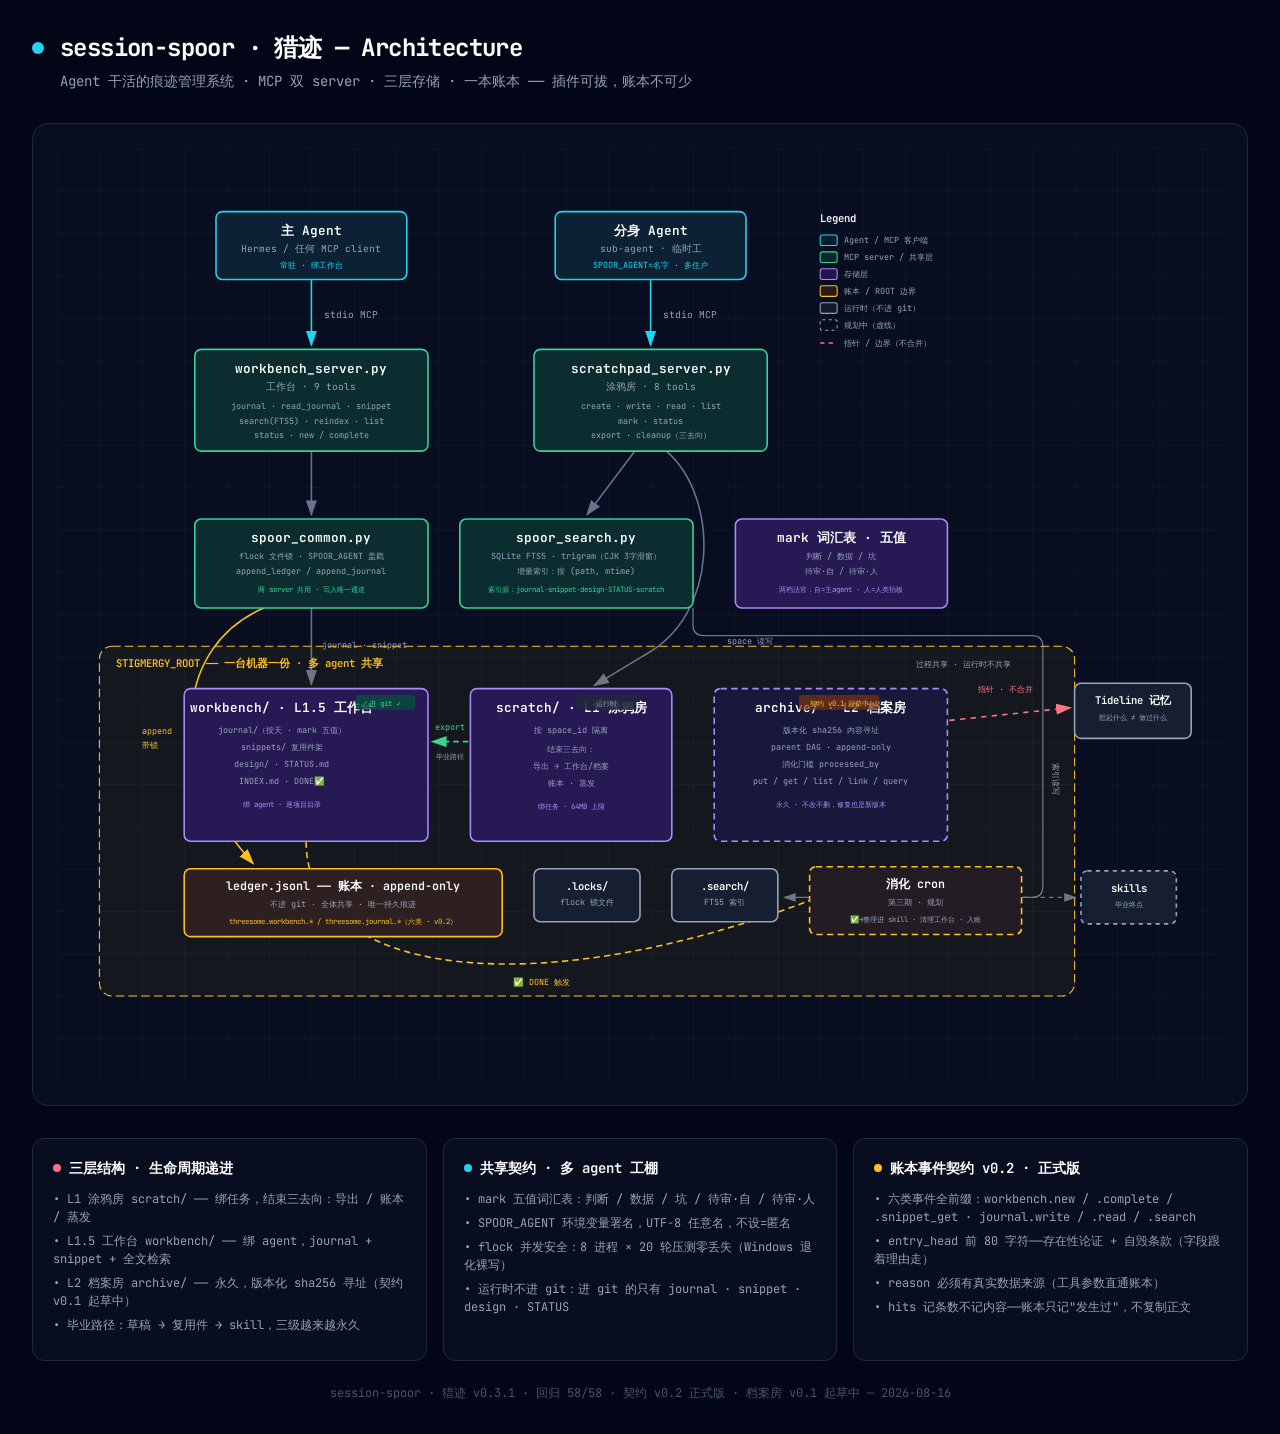
<file: docs/architecture.html>
<!DOCTYPE html>
<html lang="zh">
<head>
  <meta charset="UTF-8">
  <meta name="viewport" content="width=device-width, initial-scale=1.0">
  <title>session-spoor · 猎迹 Architecture</title>
  <link href="https://fonts.googleapis.com/css2?family=JetBrains+Mono:wght@400;500;600;700&display=swap" rel="stylesheet">
  <style>
    * { margin: 0; padding: 0; box-sizing: border-box; }
    body {
      font-family: 'JetBrains Mono', 'Noto Sans SC', monospace;
      background: #020617;
      min-height: 100vh;
      padding: 2rem;
      color: white;
    }
    .container { max-width: 1240px; margin: 0 auto; }
    .header { margin-bottom: 2rem; }
    .header-row { display: flex; align-items: center; gap: 1rem; margin-bottom: 0.5rem; }
    .pulse-dot { width: 12px; height: 12px; background: #22d3ee; border-radius: 50%; animation: pulse 2s infinite; }
    @keyframes pulse { 0%, 100% { opacity: 1; } 50% { opacity: 0.5; } }
    h1 { font-size: 1.5rem; font-weight: 700; letter-spacing: -0.025em; }
    .subtitle { color: #94a3b8; font-size: 0.875rem; margin-left: 1.75rem; }
    .diagram-container {
      background: rgba(15, 23, 42, 0.5);
      border-radius: 1rem;
      border: 1px solid #1e293b;
      padding: 1.5rem;
      overflow-x: auto;
    }
    svg { width: 100%; min-width: 1000px; display: block; }
    .cards { display: grid; grid-template-columns: repeat(auto-fit, minmax(300px, 1fr)); gap: 1rem; margin-top: 2rem; }
    .card { background: rgba(15, 23, 42, 0.5); border-radius: 0.75rem; border: 1px solid #1e293b; padding: 1.25rem; }
    .card-header { display: flex; align-items: center; gap: 0.5rem; margin-bottom: 0.75rem; }
    .card-dot { width: 8px; height: 8px; border-radius: 50%; }
    .card-dot.cyan { background: #22d3ee; }
    .card-dot.amber { background: #fbbf24; }
    .card-dot.rose { background: #fb7185; }
    .card h3 { font-size: 0.875rem; font-weight: 600; }
    .card ul { list-style: none; color: #94a3b8; font-size: 0.75rem; }
    .card li { margin-bottom: 0.375rem; line-height: 1.5; }
    .footer { text-align: center; margin-top: 1.5rem; color: #475569; font-size: 0.75rem; }
  </style>
</head>
<body>
  <div class="container">
    <div class="header">
      <div class="header-row">
        <div class="pulse-dot"></div>
        <h1>session-spoor · 猎迹 — Architecture</h1>
      </div>
      <p class="subtitle">Agent 干活的痕迹管理系统 · MCP 双 server · 三层存储 · 一本账本 —— 插件可拔，账本不可少</p>
    </div>

    <div class="diagram-container">
      <svg viewBox="0 0 1100 880">
        <defs>
          <marker id="arrowhead" markerWidth="10" markerHeight="7" refX="9" refY="3.5" orient="auto">
            <polygon points="0 0, 10 3.5, 0 7" fill="#64748b" />
          </marker>
          <marker id="arrowamber" markerWidth="10" markerHeight="7" refX="9" refY="3.5" orient="auto">
            <polygon points="0 0, 10 3.5, 0 7" fill="#fbbf24" />
          </marker>
          <marker id="arrowrose" markerWidth="10" markerHeight="7" refX="9" refY="3.5" orient="auto">
            <polygon points="0 0, 10 3.5, 0 7" fill="#fb7185" />
          </marker>
          <marker id="arrowcyan" markerWidth="10" markerHeight="7" refX="9" refY="3.5" orient="auto">
            <polygon points="0 0, 10 3.5, 0 7" fill="#22d3ee" />
          </marker>
          <marker id="arrowemerald" markerWidth="10" markerHeight="7" refX="9" refY="3.5" orient="auto">
            <polygon points="0 0, 10 3.5, 0 7" fill="#34d399" />
          </marker>
          <pattern id="grid" width="40" height="40" patternUnits="userSpaceOnUse">
            <path d="M 40 0 L 0 0 0 40" fill="none" stroke="#1e293b" stroke-width="0.5"/>
          </pattern>
        </defs>

        <rect width="100%" height="100%" fill="url(#grid)" />

        <!-- ============ ARROWS (behind boxes) ============ -->
        <!-- agents -> servers : stdio -->
        <line x1="240" y1="124" x2="240" y2="186" stroke="#22d3ee" stroke-width="1.5" marker-end="url(#arrowcyan)"/>
        <text x="252" y="160" fill="#94a3b8" font-size="9">stdio MCP</text>
        <line x1="560" y1="124" x2="560" y2="186" stroke="#22d3ee" stroke-width="1.5" marker-end="url(#arrowcyan)"/>
        <text x="572" y="160" fill="#94a3b8" font-size="9">stdio MCP</text>

        <!-- servers -> shared libs -->
        <line x1="240" y1="286" x2="240" y2="346" stroke="#64748b" stroke-width="1.5" marker-end="url(#arrowhead)"/>
        <line x1="545" y1="286" x2="500" y2="346" stroke="#64748b" stroke-width="1.5" marker-end="url(#arrowhead)"/>

        <!-- scratchpad server -> scratch/ (curved lane right of mark chip) -->
        <path d="M 575 286 C 625 330, 625 440, 555 478 L 507 507" fill="none" stroke="#64748b" stroke-width="1.5" marker-end="url(#arrowhead)"/>
        <text x="632" y="468" fill="#94a3b8" font-size="8">space 读写</text>

        <!-- spoor_common -> workbench/ and ledger -->
        <line x1="240" y1="434" x2="240" y2="506" stroke="#64748b" stroke-width="1.5" marker-end="url(#arrowhead)"/>
        <text x="250" y="472" fill="#94a3b8" font-size="8">journal · snippet</text>
        <path d="M 195 434 C 112 470, 100 580, 185 675" fill="none" stroke="#fbbf24" stroke-width="1.5" marker-end="url(#arrowamber)"/>
        <text x="80" y="553" fill="#fbbf24" font-size="8">append</text>
        <text x="80" y="566" fill="#fbbf24" font-size="8">带锁</text>

        <!-- spoor_search -> .search (lane right of region content) -->
        <path d="M 600 434 L 600 450 Q 600 460 610 460 L 920 460 Q 930 460 930 470 L 930 697 Q 930 707 920 707 L 686 707" fill="none" stroke="#64748b" stroke-width="1.2" marker-end="url(#arrowhead)"/>
        <text x="940" y="580" fill="#94a3b8" font-size="8" transform="rotate(90 940 580)">索引读写</text>

        <!-- export graduation: scratch -> workbench -->
        <line x1="388" y1="560" x2="354" y2="560" stroke="#34d399" stroke-width="1.5" stroke-dasharray="5,4" marker-end="url(#arrowemerald)"/>
        <text x="371" y="549" fill="#34d399" font-size="8" text-anchor="middle">export</text>
        <text x="371" y="576" fill="#94a3b8" font-size="7" text-anchor="middle">毕业路径</text>

        <!-- DONE -> digest cron -->
        <path d="M 235 654 C 235 790, 480 815, 778 682" fill="none" stroke="#fbbf24" stroke-width="1.5" stroke-dasharray="6,4" marker-end="url(#arrowamber)"/>
        <text x="430" y="790" fill="#fbbf24" font-size="8">✅ DONE 触发</text>

        <!-- cron -> skills -->
        <line x1="912" y1="707" x2="961" y2="707" stroke="#64748b" stroke-width="1.2" stroke-dasharray="4,4" marker-end="url(#arrowhead)"/>

        <!-- archive -> Tideline pointer -->
        <line x1="842" y1="540" x2="956" y2="528" stroke="#fb7185" stroke-width="1.5" stroke-dasharray="5,5" marker-end="url(#arrowrose)"/>
        <text x="895" y="513" fill="#fb7185" font-size="8" text-anchor="middle">指针 · 不合并</text>

        <!-- ============ AGENTS ============ -->
        <rect x="150" y="60" width="180" height="64" rx="6" fill="#0f172a"/>
        <rect x="150" y="60" width="180" height="64" rx="6" fill="rgba(8, 51, 68, 0.4)" stroke="#22d3ee" stroke-width="1.5"/>
        <text x="240" y="82" fill="white" font-size="12" font-weight="600" text-anchor="middle">主 Agent</text>
        <text x="240" y="98" fill="#94a3b8" font-size="9" text-anchor="middle">Hermes / 任何 MCP client</text>
        <text x="240" y="113" fill="#22d3ee" font-size="8" text-anchor="middle">常驻 · 绑工作台</text>

        <rect x="470" y="60" width="180" height="64" rx="6" fill="#0f172a"/>
        <rect x="470" y="60" width="180" height="64" rx="6" fill="rgba(8, 51, 68, 0.4)" stroke="#22d3ee" stroke-width="1.5"/>
        <text x="560" y="82" fill="white" font-size="12" font-weight="600" text-anchor="middle">分身 Agent</text>
        <text x="560" y="98" fill="#94a3b8" font-size="9" text-anchor="middle">sub-agent · 临时工</text>
        <text x="560" y="113" fill="#22d3ee" font-size="8" text-anchor="middle">SPOOR_AGENT=名字 · 多住户</text>

        <!-- ============ MCP SERVERS ============ -->
        <rect x="130" y="190" width="220" height="96" rx="6" fill="#0f172a"/>
        <rect x="130" y="190" width="220" height="96" rx="6" fill="rgba(6, 78, 59, 0.4)" stroke="#34d399" stroke-width="1.5"/>
        <text x="240" y="212" fill="white" font-size="12" font-weight="600" text-anchor="middle">workbench_server.py</text>
        <text x="240" y="228" fill="#94a3b8" font-size="9" text-anchor="middle">工作台 · 9 tools</text>
        <text x="240" y="246" fill="#94a3b8" font-size="8" text-anchor="middle">journal · read_journal · snippet</text>
        <text x="240" y="260" fill="#94a3b8" font-size="8" text-anchor="middle">search(FTS5) · reindex · list</text>
        <text x="240" y="274" fill="#94a3b8" font-size="8" text-anchor="middle">status · new / complete</text>

        <rect x="450" y="190" width="220" height="96" rx="6" fill="#0f172a"/>
        <rect x="450" y="190" width="220" height="96" rx="6" fill="rgba(6, 78, 59, 0.4)" stroke="#34d399" stroke-width="1.5"/>
        <text x="560" y="212" fill="white" font-size="12" font-weight="600" text-anchor="middle">scratchpad_server.py</text>
        <text x="560" y="228" fill="#94a3b8" font-size="9" text-anchor="middle">涂鸦房 · 8 tools</text>
        <text x="560" y="246" fill="#94a3b8" font-size="8" text-anchor="middle">create · write · read · list</text>
        <text x="560" y="260" fill="#94a3b8" font-size="8" text-anchor="middle">mark · status</text>
        <text x="560" y="274" fill="#94a3b8" font-size="8" text-anchor="middle">export · cleanup（三去向）</text>

        <!-- ============ SHARED LIBS ============ -->
        <rect x="130" y="350" width="220" height="84" rx="6" fill="#0f172a"/>
        <rect x="130" y="350" width="220" height="84" rx="6" fill="rgba(6, 78, 59, 0.4)" stroke="#34d399" stroke-width="1.5"/>
        <text x="240" y="372" fill="white" font-size="12" font-weight="600" text-anchor="middle">spoor_common.py</text>
        <text x="240" y="388" fill="#94a3b8" font-size="8" text-anchor="middle">flock 文件锁 · SPOOR_AGENT 盖戳</text>
        <text x="240" y="402" fill="#94a3b8" font-size="8" text-anchor="middle">append_ledger / append_journal</text>
        <text x="240" y="419" fill="#34d399" font-size="7" text-anchor="middle">两 server 共用 · 写入唯一通道</text>

        <rect x="380" y="350" width="220" height="84" rx="6" fill="#0f172a"/>
        <rect x="380" y="350" width="220" height="84" rx="6" fill="rgba(6, 78, 59, 0.4)" stroke="#34d399" stroke-width="1.5"/>
        <text x="490" y="372" fill="white" font-size="12" font-weight="600" text-anchor="middle">spoor_search.py</text>
        <text x="490" y="388" fill="#94a3b8" font-size="8" text-anchor="middle">SQLite FTS5 · trigram（CJK 3字滑窗）</text>
        <text x="490" y="402" fill="#94a3b8" font-size="8" text-anchor="middle">增量索引：按 (path, mtime)</text>
        <text x="490" y="419" fill="#34d399" font-size="7" text-anchor="middle">索引源：journal·snippet·design·STATUS·scratch</text>

        <rect x="640" y="350" width="200" height="84" rx="6" fill="#0f172a"/>
        <rect x="640" y="350" width="200" height="84" rx="6" fill="rgba(76, 29, 149, 0.4)" stroke="#a78bfa" stroke-width="1.5"/>
        <text x="740" y="372" fill="white" font-size="12" font-weight="600" text-anchor="middle">mark 词汇表 · 五值</text>
        <text x="740" y="388" fill="#94a3b8" font-size="8" text-anchor="middle">判断 / 数据 / 坑</text>
        <text x="740" y="402" fill="#94a3b8" font-size="8" text-anchor="middle">待审·自 / 待审·人</text>
        <text x="740" y="419" fill="#a78bfa" font-size="7" text-anchor="middle">两档法官：自=主agent · 人=人类拍板</text>

        <!-- ============ STIGMERGY_ROOT REGION ============ -->
        <rect x="40" y="470" width="920" height="330" rx="12" fill="rgba(251, 191, 36, 0.05)" stroke="#fbbf24" stroke-width="1" stroke-dasharray="8,4"/>
        <text x="56" y="490" fill="#fbbf24" font-size="10" font-weight="600">STIGMERGY_ROOT —— 一台机器一份 · 多 agent 共享</text>
        <text x="900" y="490" fill="#94a3b8" font-size="8" text-anchor="end">过程共享 · 运行时不共享</text>

        <!-- workbench/ -->
        <rect x="120" y="510" width="230" height="144" rx="6" fill="#0f172a"/>
        <rect x="120" y="510" width="230" height="144" rx="6" fill="rgba(76, 29, 149, 0.4)" stroke="#a78bfa" stroke-width="1.5"/>
        <text x="212" y="532" fill="white" font-size="12" font-weight="600" text-anchor="middle">workbench/ · L1.5 工作台</text>
        <rect x="282" y="516" width="56" height="14" rx="3" fill="rgba(6, 78, 59, 0.8)"/>
        <text x="310" y="526" fill="#34d399" font-size="7" text-anchor="middle">进 git ✓</text>
        <text x="212" y="552" fill="#94a3b8" font-size="8" text-anchor="middle">journal/（按天 · mark 五值）</text>
        <text x="212" y="568" fill="#94a3b8" font-size="8" text-anchor="middle">snippets/ 复用件架</text>
        <text x="212" y="584" fill="#94a3b8" font-size="8" text-anchor="middle">design/ · STATUS.md</text>
        <text x="212" y="600" fill="#94a3b8" font-size="8" text-anchor="middle">INDEX.md · DONE✅</text>
        <text x="212" y="622" fill="#a78bfa" font-size="7" text-anchor="middle">绑 agent · 逐项目目录</text>

        <!-- scratch/ -->
        <rect x="390" y="510" width="190" height="144" rx="6" fill="#0f172a"/>
        <rect x="390" y="510" width="190" height="144" rx="6" fill="rgba(76, 29, 149, 0.4)" stroke="#a78bfa" stroke-width="1.5"/>
        <text x="485" y="532" fill="white" font-size="12" font-weight="600" text-anchor="middle">scratch/ · L1 涂鸦房</text>
        <rect x="490" y="516" width="56" height="14" rx="3" fill="rgba(30, 41, 59, 0.9)"/>
        <text x="518" y="526" fill="#94a3b8" font-size="7" text-anchor="middle">运行时</text>
        <text x="485" y="552" fill="#94a3b8" font-size="8" text-anchor="middle">按 space_id 隔离</text>
        <text x="485" y="570" fill="#94a3b8" font-size="8" text-anchor="middle">结束三去向：</text>
        <text x="485" y="586" fill="#94a3b8" font-size="8" text-anchor="middle">导出 → 工作台/档案</text>
        <text x="485" y="602" fill="#94a3b8" font-size="8" text-anchor="middle">账本 · 蒸发</text>
        <text x="485" y="624" fill="#a78bfa" font-size="7" text-anchor="middle">绑任务 · 64MB 上限</text>

        <!-- archive/ planned -->
        <rect x="620" y="510" width="220" height="144" rx="6" fill="#0f172a"/>
        <rect x="620" y="510" width="220" height="144" rx="6" fill="rgba(76, 29, 149, 0.15)" stroke="#a78bfa" stroke-width="1.5" stroke-dasharray="6,4"/>
        <text x="730" y="532" fill="white" font-size="12" font-weight="600" text-anchor="middle">archive/ · L2 档案房</text>
        <rect x="700" y="516" width="76" height="14" rx="3" fill="rgba(120, 53, 15, 0.7)"/>
        <text x="738" y="526" fill="#fbbf24" font-size="7" text-anchor="middle">契约 v0.1 起草中</text>
        <text x="730" y="552" fill="#94a3b8" font-size="8" text-anchor="middle">版本化 sha256 内容寻址</text>
        <text x="730" y="568" fill="#94a3b8" font-size="8" text-anchor="middle">parent DAG · append-only</text>
        <text x="730" y="584" fill="#94a3b8" font-size="8" text-anchor="middle">消化门槛 processed_by</text>
        <text x="730" y="600" fill="#94a3b8" font-size="8" text-anchor="middle">put / get / list / link / query</text>
        <text x="730" y="622" fill="#a78bfa" font-size="7" text-anchor="middle">永久 · 不改不删，修复也是新版本</text>

        <!-- ledger.jsonl -->
        <rect x="120" y="680" width="300" height="64" rx="6" fill="#0f172a"/>
        <rect x="120" y="680" width="300" height="64" rx="6" fill="rgba(120, 53, 15, 0.3)" stroke="#fbbf24" stroke-width="1.5"/>
        <text x="270" y="700" fill="white" font-size="11" font-weight="600" text-anchor="middle">ledger.jsonl —— 账本 · append-only</text>
        <text x="270" y="716" fill="#94a3b8" font-size="8" text-anchor="middle">不进 git · 全体共享 · 唯一持久痕迹</text>
        <text x="270" y="732" fill="#fbbf24" font-size="7" text-anchor="middle">threesome.workbench.* / threesome.journal.*（六类 · v0.2）</text>

        <!-- .locks / .search -->
        <rect x="450" y="680" width="100" height="50" rx="6" fill="#0f172a"/>
        <rect x="450" y="680" width="100" height="50" rx="6" fill="rgba(30, 41, 59, 0.5)" stroke="#94a3b8" stroke-width="1.5"/>
        <text x="500" y="700" fill="white" font-size="10" font-weight="600" text-anchor="middle">.locks/</text>
        <text x="500" y="714" fill="#94a3b8" font-size="8" text-anchor="middle">flock 锁文件</text>

        <rect x="580" y="680" width="100" height="50" rx="6" fill="#0f172a"/>
        <rect x="580" y="680" width="100" height="50" rx="6" fill="rgba(30, 41, 59, 0.5)" stroke="#94a3b8" stroke-width="1.5"/>
        <text x="630" y="700" fill="white" font-size="10" font-weight="600" text-anchor="middle">.search/</text>
        <text x="630" y="714" fill="#94a3b8" font-size="8" text-anchor="middle">FTS5 索引</text>

        <!-- digest cron planned -->
        <rect x="710" y="678" width="200" height="64" rx="6" fill="#0f172a"/>
        <rect x="710" y="678" width="200" height="64" rx="6" fill="rgba(120, 53, 15, 0.2)" stroke="#fbbf24" stroke-width="1.5" stroke-dasharray="6,4"/>
        <text x="810" y="698" fill="white" font-size="11" font-weight="600" text-anchor="middle">消化 cron</text>
        <text x="810" y="714" fill="#94a3b8" font-size="8" text-anchor="middle">第三期 · 规划</text>
        <text x="810" y="730" fill="#94a3b8" font-size="7" text-anchor="middle">✅→整理进 skill · 清理工作台 · 入账</text>

        <!-- skills (outside root) -->
        <rect x="966" y="682" width="90" height="50" rx="6" fill="#0f172a"/>
        <rect x="966" y="682" width="90" height="50" rx="6" fill="rgba(30, 41, 59, 0.5)" stroke="#94a3b8" stroke-width="1.5" stroke-dasharray="4,4"/>
        <text x="1011" y="702" fill="white" font-size="10" font-weight="600" text-anchor="middle">skills</text>
        <text x="1011" y="716" fill="#94a3b8" font-size="7" text-anchor="middle">毕业终点</text>

        <!-- Tideline (outside root) -->
        <rect x="960" y="505" width="110" height="52" rx="6" fill="#0f172a"/>
        <rect x="960" y="505" width="110" height="52" rx="6" fill="rgba(30, 41, 59, 0.5)" stroke="#94a3b8" stroke-width="1.5"/>
        <text x="1015" y="525" fill="white" font-size="10" font-weight="600" text-anchor="middle">Tideline 记忆</text>
        <text x="1015" y="540" fill="#94a3b8" font-size="7" text-anchor="middle">想起什么 ≠ 做过什么</text>

        <!-- ============ LEGEND ============ -->
        <text x="720" y="70" fill="white" font-size="10" font-weight="600">Legend</text>
        <rect x="720" y="82" width="16" height="10" rx="2" fill="rgba(8, 51, 68, 0.4)" stroke="#22d3ee" stroke-width="1"/>
        <text x="742" y="90" fill="#94a3b8" font-size="8">Agent / MCP 客户端</text>
        <rect x="720" y="98" width="16" height="10" rx="2" fill="rgba(6, 78, 59, 0.4)" stroke="#34d399" stroke-width="1"/>
        <text x="742" y="106" fill="#94a3b8" font-size="8">MCP server / 共享层</text>
        <rect x="720" y="114" width="16" height="10" rx="2" fill="rgba(76, 29, 149, 0.4)" stroke="#a78bfa" stroke-width="1"/>
        <text x="742" y="122" fill="#94a3b8" font-size="8">存储层</text>
        <rect x="720" y="130" width="16" height="10" rx="2" fill="rgba(120, 53, 15, 0.3)" stroke="#fbbf24" stroke-width="1"/>
        <text x="742" y="138" fill="#94a3b8" font-size="8">账本 / ROOT 边界</text>
        <rect x="720" y="146" width="16" height="10" rx="2" fill="rgba(30, 41, 59, 0.5)" stroke="#94a3b8" stroke-width="1"/>
        <text x="742" y="154" fill="#94a3b8" font-size="8">运行时（不进 git）</text>
        <rect x="720" y="162" width="16" height="10" rx="2" fill="transparent" stroke="#94a3b8" stroke-width="1" stroke-dasharray="3,3"/>
        <text x="742" y="170" fill="#94a3b8" font-size="8">规划中（虚线）</text>
        <line x1="720" y1="184" x2="736" y2="184" stroke="#fb7185" stroke-width="1.5" stroke-dasharray="4,4"/>
        <text x="742" y="187" fill="#94a3b8" font-size="8">指针 / 边界（不合并）</text>
      </svg>
    </div>

    <div class="cards">
      <div class="card">
        <div class="card-header">
          <div class="card-dot rose"></div>
          <h3>三层结构 · 生命周期递进</h3>
        </div>
        <ul>
          <li>• L1 涂鸦房 scratch/ —— 绑任务，结束三去向：导出 / 账本 / 蒸发</li>
          <li>• L1.5 工作台 workbench/ —— 绑 agent，journal + snippet + 全文检索</li>
          <li>• L2 档案房 archive/ —— 永久，版本化 sha256 寻址（契约 v0.1 起草中）</li>
          <li>• 毕业路径：草稿 → 复用件 → skill，三级越来越永久</li>
        </ul>
      </div>
      <div class="card">
        <div class="card-header">
          <div class="card-dot cyan"></div>
          <h3>共享契约 · 多 agent 工棚</h3>
        </div>
        <ul>
          <li>• mark 五值词汇表：判断 / 数据 / 坑 / 待审·自 / 待审·人</li>
          <li>• SPOOR_AGENT 环境变量署名，UTF-8 任意名，不设=匿名</li>
          <li>• flock 并发安全：8 进程 × 20 轮压测零丢失（Windows 退化裸写）</li>
          <li>• 运行时不进 git：进 git 的只有 journal · snippet · design · STATUS</li>
        </ul>
      </div>
      <div class="card">
        <div class="card-header">
          <div class="card-dot amber"></div>
          <h3>账本事件契约 v0.2 · 正式版</h3>
        </div>
        <ul>
          <li>• 六类事件全前缀：workbench.new / .complete / .snippet_get · journal.write / .read / .search</li>
          <li>• entry_head 前 80 字符——存在性论证 + 自毁条款（字段跟着理由走）</li>
          <li>• reason 必须有真实数据来源（工具参数直通账本）</li>
          <li>• hits 记条数不记内容——账本只记"发生过"，不复制正文</li>
        </ul>
      </div>
    </div>

    <p class="footer">
      session-spoor · 猎迹 v0.3.1 · 回归 58/58 · 契约 v0.2 正式版 · 档案房 v0.1 起草中 — 2026-08-16
    </p>
  </div>
</body>
</html>
</file>
